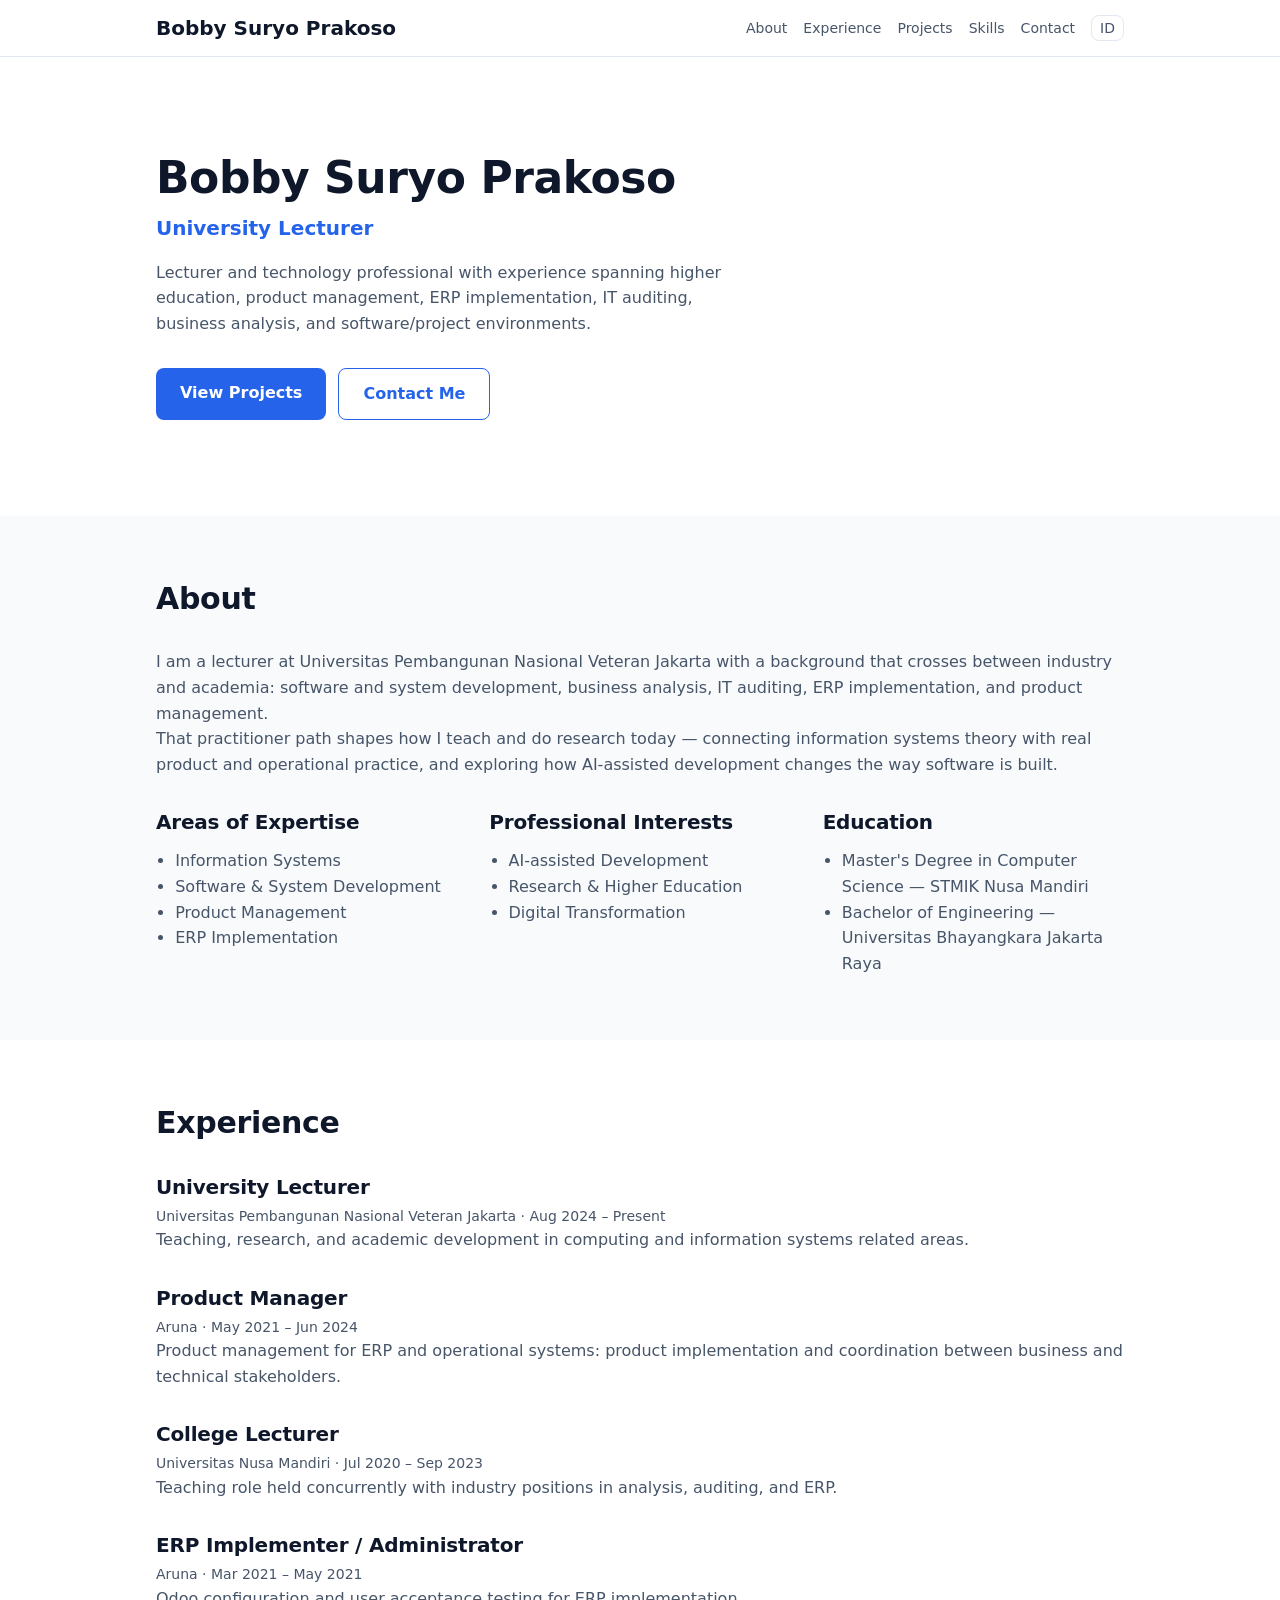
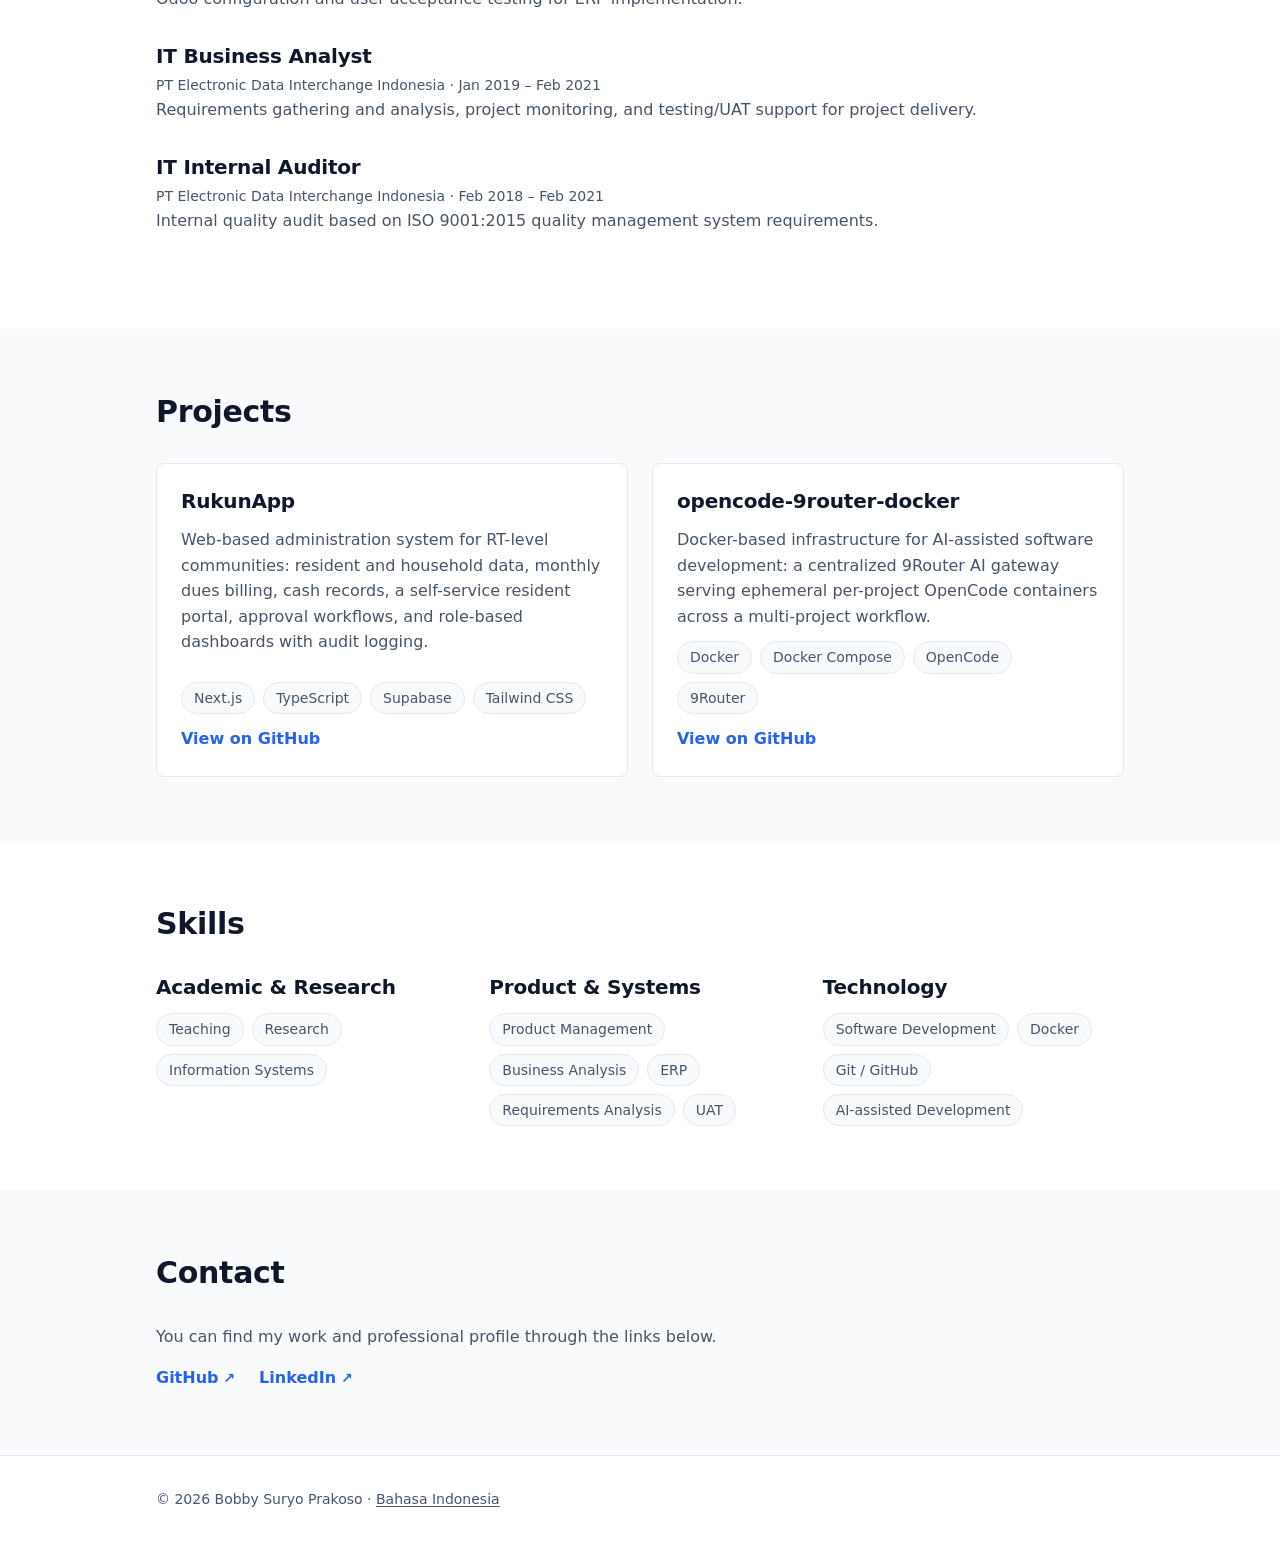
<file: index.html>
<!DOCTYPE html>
<html lang="en">
<head>
  <meta charset="UTF-8">
  <meta name="viewport" content="width=device-width, initial-scale=1.0">
  <title>Bobby Suryo Prakoso — University Lecturer</title>
  <meta name="description" content="Portfolio of Bobby Suryo Prakoso, university lecturer and technology professional with experience across higher education, product management, ERP implementation, IT auditing, and business analysis.">
  <meta property="og:type" content="website">
  <meta property="og:title" content="Bobby Suryo Prakoso — University Lecturer">
  <meta property="og:description" content="University lecturer and technology professional — higher education, product management, ERP, IT auditing, and AI-assisted software development.">
  <link rel="stylesheet" href="css/style.css">
</head>
<body>
  <a class="skip-link" href="#main">Skip to content</a>

  <header class="site-header">
    <div class="container">
      <nav aria-label="Main">
        <a class="brand" href="#hero">Bobby Suryo Prakoso</a>
        <ul class="nav-links">
          <li><a href="#about">About</a></li>
          <li><a href="#experience">Experience</a></li>
          <li><a href="#projects">Projects</a></li>
          <li><a href="#skills">Skills</a></li>
          <li><a href="#contact">Contact</a></li>
          <li><a class="lang-link" href="id/index.html" hreflang="id" lang="id">ID</a></li>
        </ul>
      </nav>
    </div>
  </header>

  <main id="main">
    <section id="hero" aria-labelledby="hero-title">
      <div class="container">
        <h1 id="hero-title">Bobby Suryo Prakoso</h1>
        <p class="hero-role">University Lecturer</p>
        <p class="hero-desc">Lecturer and technology professional with experience spanning higher education, product management, ERP implementation, IT auditing, business analysis, and software/project environments.</p>
        <div class="hero-actions">
          <a class="btn" href="#projects">View Projects</a>
          <a class="btn btn-secondary" href="#contact">Contact Me</a>
        </div>
      </div>
    </section>

    <section id="about" aria-labelledby="about-title">
      <div class="container">
        <h2 id="about-title">About</h2>
        <p>I am a lecturer at Universitas Pembangunan Nasional Veteran Jakarta with a background that crosses between industry and academia: software and system development, business analysis, IT auditing, ERP implementation, and product management.</p>
        <p>That practitioner path shapes how I teach and do research today — connecting information systems theory with real product and operational practice, and exploring how AI-assisted development changes the way software is built.</p>
        <div class="about-columns">
          <div class="about-block">
            <h3>Areas of Expertise</h3>
            <ul>
              <li>Information Systems</li>
              <li>Software &amp; System Development</li>
              <li>Product Management</li>
              <li>ERP Implementation</li>
            </ul>
          </div>
          <div class="about-block">
            <h3>Professional Interests</h3>
            <ul>
              <li>AI-assisted Development</li>
              <li>Research &amp; Higher Education</li>
              <li>Digital Transformation</li>
            </ul>
          </div>
          <div class="about-block">
            <h3>Education</h3>
            <ul>
              <li>Master's Degree in Computer Science — STMIK Nusa Mandiri</li>
              <li>Bachelor of Engineering — Universitas Bhayangkara Jakarta Raya</li>
            </ul>
          </div>
        </div>
      </div>
    </section>

    <section id="experience" aria-labelledby="experience-title">
      <div class="container">
        <h2 id="experience-title">Experience</h2>
        <article class="experience-item">
          <header>
            <h3>University Lecturer</h3>
            <p class="experience-meta"><span>Universitas Pembangunan Nasional Veteran Jakarta</span> · <span class="period">Aug 2024 – Present</span></p>
          </header>
          <p>Teaching, research, and academic development in computing and information systems related areas.</p>
        </article>
        <article class="experience-item">
          <header>
            <h3>Product Manager</h3>
            <p class="experience-meta"><span>Aruna</span> · <span class="period">May 2021 – Jun 2024</span></p>
          </header>
          <p>Product management for ERP and operational systems: product implementation and coordination between business and technical stakeholders.</p>
        </article>
        <article class="experience-item">
          <header>
            <h3>College Lecturer</h3>
            <p class="experience-meta"><span>Universitas Nusa Mandiri</span> · <span class="period">Jul 2020 – Sep 2023</span></p>
          </header>
          <p>Teaching role held concurrently with industry positions in analysis, auditing, and ERP.</p>
        </article>
        <article class="experience-item">
          <header>
            <h3>ERP Implementer / Administrator</h3>
            <p class="experience-meta"><span>Aruna</span> · <span class="period">Mar 2021 – May 2021</span></p>
          </header>
          <p>Odoo configuration and user acceptance testing for ERP implementation.</p>
        </article>
        <article class="experience-item">
          <header>
            <h3>IT Business Analyst</h3>
            <p class="experience-meta"><span>PT Electronic Data Interchange Indonesia</span> · <span class="period">Jan 2019 – Feb 2021</span></p>
          </header>
          <p>Requirements gathering and analysis, project monitoring, and testing/UAT support for project delivery.</p>
        </article>
        <article class="experience-item">
          <header>
            <h3>IT Internal Auditor</h3>
            <p class="experience-meta"><span>PT Electronic Data Interchange Indonesia</span> · <span class="period">Feb 2018 – Feb 2021</span></p>
          </header>
          <p>Internal quality audit based on ISO 9001:2015 quality management system requirements.</p>
        </article>
      </div>
    </section>

    <section id="projects" aria-labelledby="projects-title">
      <div class="container">
        <h2 id="projects-title">Projects</h2>
        <div class="projects-grid">
          <article class="card">
            <h3>RukunApp</h3>
            <p>Web-based administration system for RT-level communities: resident and household data, monthly dues billing, cash records, a self-service resident portal, approval workflows, and role-based dashboards with audit logging.</p>
            <ul class="chip-list" aria-label="Technologies used">
              <li><span class="chip">Next.js</span></li>
              <li><span class="chip">TypeScript</span></li>
              <li><span class="chip">Supabase</span></li>
              <li><span class="chip">Tailwind CSS</span></li>
            </ul>
            <a class="card-link" href="https://github.com/bobbysprakoso-upnvj/RukunApp" rel="noopener">View on GitHub</a>
          </article>
          <article class="card">
            <h3>opencode-9router-docker</h3>
            <p>Docker-based infrastructure for AI-assisted software development: a centralized 9Router AI gateway serving ephemeral per-project OpenCode containers across a multi-project workflow.</p>
            <ul class="chip-list" aria-label="Technologies used">
              <li><span class="chip">Docker</span></li>
              <li><span class="chip">Docker Compose</span></li>
              <li><span class="chip">OpenCode</span></li>
              <li><span class="chip">9Router</span></li>
            </ul>
            <a class="card-link" href="https://github.com/bobbysprakoso-upnvj/opencode-9router-docker" rel="noopener">View on GitHub</a>
          </article>
        </div>
      </div>
    </section>

    <section id="skills" aria-labelledby="skills-title">
      <div class="container">
        <h2 id="skills-title">Skills</h2>
        <div class="skills-groups">
          <div class="skills-group">
            <h3>Academic &amp; Research</h3>
            <ul class="chip-list">
              <li><span class="chip">Teaching</span></li>
              <li><span class="chip">Research</span></li>
              <li><span class="chip">Information Systems</span></li>
            </ul>
          </div>
          <div class="skills-group">
            <h3>Product &amp; Systems</h3>
            <ul class="chip-list">
              <li><span class="chip">Product Management</span></li>
              <li><span class="chip">Business Analysis</span></li>
              <li><span class="chip">ERP</span></li>
              <li><span class="chip">Requirements Analysis</span></li>
              <li><span class="chip">UAT</span></li>
            </ul>
          </div>
          <div class="skills-group">
            <h3>Technology</h3>
            <ul class="chip-list">
              <li><span class="chip">Software Development</span></li>
              <li><span class="chip">Docker</span></li>
              <li><span class="chip">Git / GitHub</span></li>
              <li><span class="chip">AI-assisted Development</span></li>
            </ul>
          </div>
        </div>
      </div>
    </section>

    <section id="contact" aria-labelledby="contact-title">
      <div class="container">
        <h2 id="contact-title">Contact</h2>
        <p>You can find my work and professional profile through the links below.</p>
        <ul class="contact-links">
          <li><a href="https://github.com/bobbysprakoso-upnvj" rel="noopener">GitHub</a></li>
          <li><a href="https://www.linkedin.com/in/bobby-suryo-prakoso-1a1ba085/" rel="noopener">LinkedIn</a></li>
        </ul>
      </div>
    </section>
  </main>

  <footer class="site-footer">
    <div class="container">
      <p>© 2026 Bobby Suryo Prakoso · <a href="id/index.html" hreflang="id" lang="id">Bahasa Indonesia</a></p>
    </div>
  </footer>
</body>
</html>
</file>
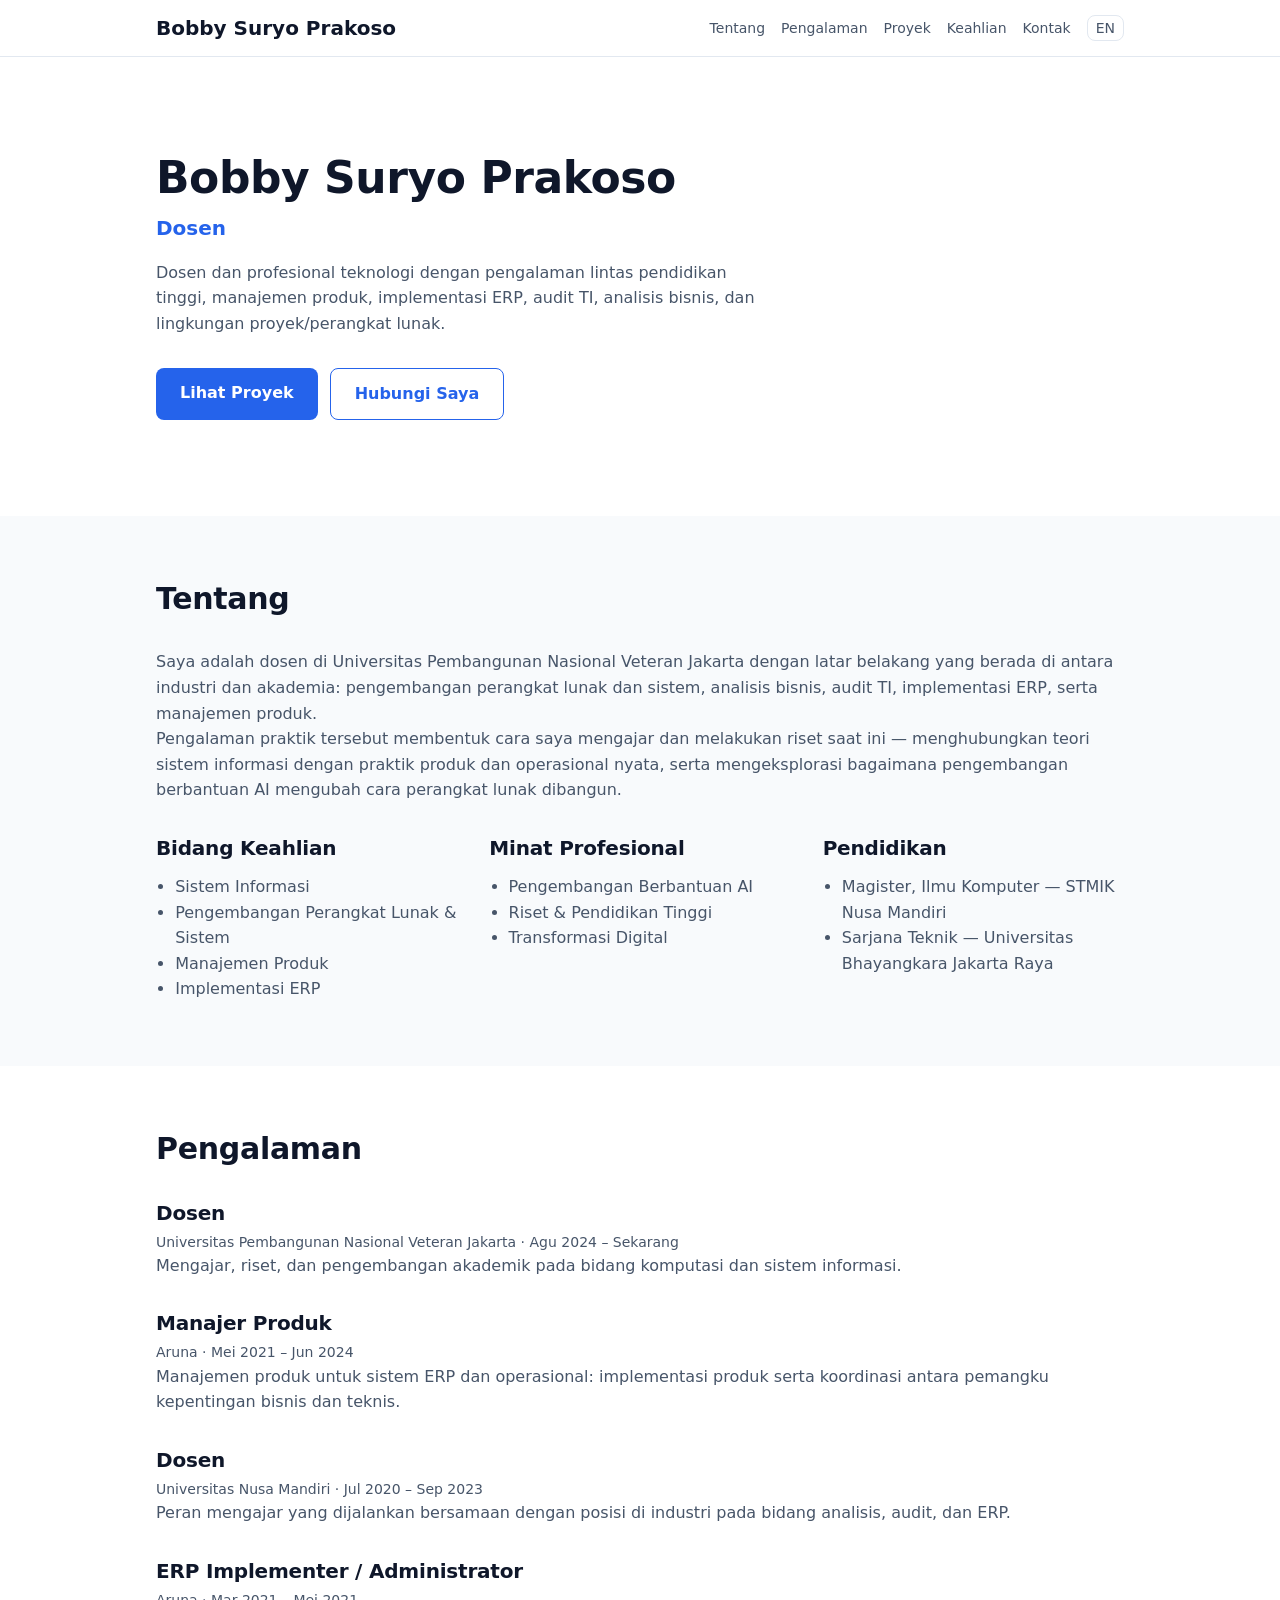
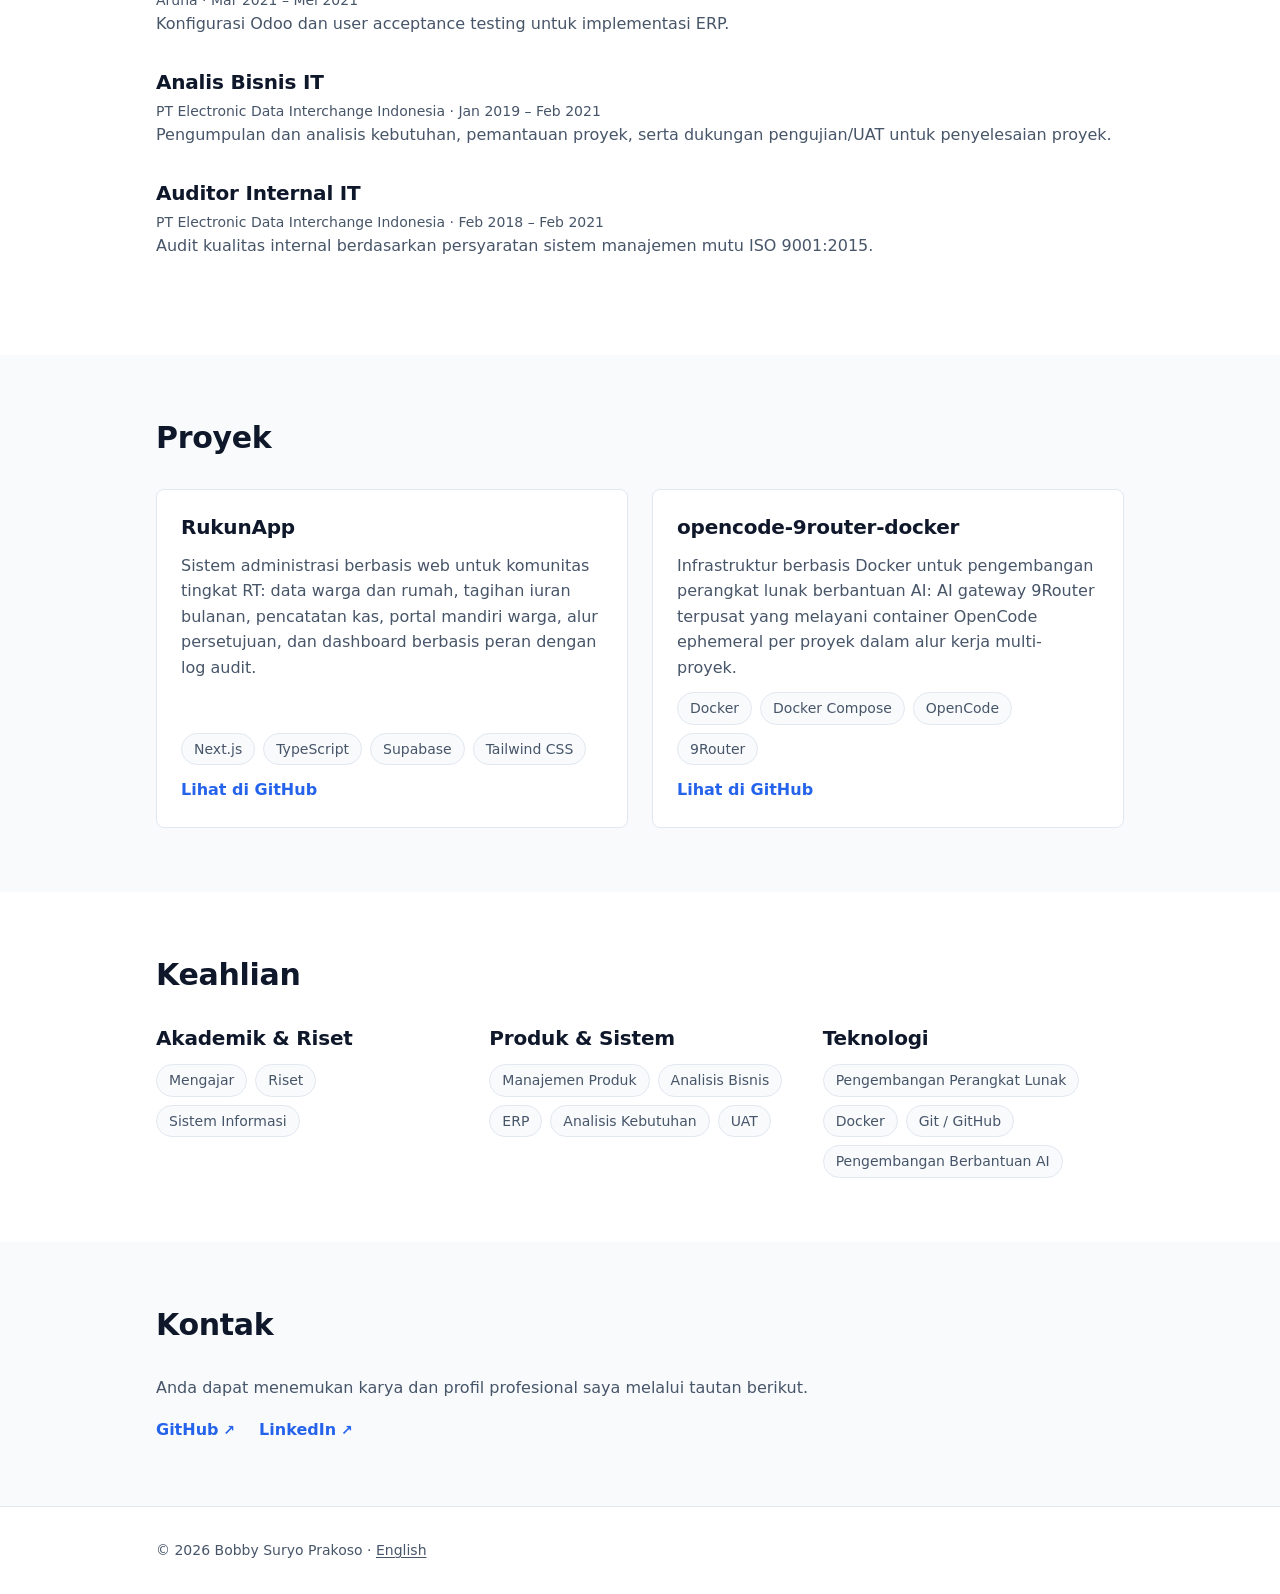
<file: id/index.html>
<!DOCTYPE html>
<html lang="id">
<head>
  <meta charset="UTF-8">
  <meta name="viewport" content="width=device-width, initial-scale=1.0">
  <title>Bobby Suryo Prakoso — Dosen</title>
  <meta name="description" content="Portofolio Bobby Suryo Prakoso, dosen dan profesional teknologi dengan pengalaman di pendidikan tinggi, manajemen produk, implementasi ERP, audit TI, dan analisis bisnis.">
  <meta property="og:type" content="website">
  <meta property="og:title" content="Bobby Suryo Prakoso — Dosen">
  <meta property="og:description" content="Dosen dan profesional teknologi — pendidikan tinggi, manajemen produk, ERP, audit TI, dan pengembangan perangkat lunak berbantuan AI.">
  <link rel="stylesheet" href="../css/style.css">
</head>
<body>
  <a class="skip-link" href="#main">Langsung ke konten</a>

  <header class="site-header">
    <div class="container">
      <nav aria-label="Navigasi utama">
        <a class="brand" href="#hero">Bobby Suryo Prakoso</a>
        <ul class="nav-links">
          <li><a href="#about">Tentang</a></li>
          <li><a href="#experience">Pengalaman</a></li>
          <li><a href="#projects">Proyek</a></li>
          <li><a href="#skills">Keahlian</a></li>
          <li><a href="#contact">Kontak</a></li>
          <li><a class="lang-link" href="../index.html" hreflang="en" lang="en">EN</a></li>
        </ul>
      </nav>
    </div>
  </header>

  <main id="main">
    <section id="hero" aria-labelledby="hero-title">
      <div class="container">
        <h1 id="hero-title">Bobby Suryo Prakoso</h1>
        <p class="hero-role">Dosen</p>
        <p class="hero-desc">Dosen dan profesional teknologi dengan pengalaman lintas pendidikan tinggi, manajemen produk, implementasi ERP, audit TI, analisis bisnis, dan lingkungan proyek/perangkat lunak.</p>
        <div class="hero-actions">
          <a class="btn" href="#projects">Lihat Proyek</a>
          <a class="btn btn-secondary" href="#contact">Hubungi Saya</a>
        </div>
      </div>
    </section>

    <section id="about" aria-labelledby="about-title">
      <div class="container">
        <h2 id="about-title">Tentang</h2>
        <p>Saya adalah dosen di Universitas Pembangunan Nasional Veteran Jakarta dengan latar belakang yang berada di antara industri dan akademia: pengembangan perangkat lunak dan sistem, analisis bisnis, audit TI, implementasi ERP, serta manajemen produk.</p>
        <p>Pengalaman praktik tersebut membentuk cara saya mengajar dan melakukan riset saat ini — menghubungkan teori sistem informasi dengan praktik produk dan operasional nyata, serta mengeksplorasi bagaimana pengembangan berbantuan AI mengubah cara perangkat lunak dibangun.</p>
        <div class="about-columns">
          <div class="about-block">
            <h3>Bidang Keahlian</h3>
            <ul>
              <li>Sistem Informasi</li>
              <li>Pengembangan Perangkat Lunak &amp; Sistem</li>
              <li>Manajemen Produk</li>
              <li>Implementasi ERP</li>
            </ul>
          </div>
          <div class="about-block">
            <h3>Minat Profesional</h3>
            <ul>
              <li>Pengembangan Berbantuan AI</li>
              <li>Riset &amp; Pendidikan Tinggi</li>
              <li>Transformasi Digital</li>
            </ul>
          </div>
          <div class="about-block">
            <h3>Pendidikan</h3>
            <ul>
              <li>Magister, Ilmu Komputer — STMIK Nusa Mandiri</li>
              <li>Sarjana Teknik — Universitas Bhayangkara Jakarta Raya</li>
            </ul>
          </div>
        </div>
      </div>
    </section>

    <section id="experience" aria-labelledby="experience-title">
      <div class="container">
        <h2 id="experience-title">Pengalaman</h2>
        <article class="experience-item">
          <header>
            <h3>Dosen</h3>
            <p class="experience-meta"><span>Universitas Pembangunan Nasional Veteran Jakarta</span> · <span class="period">Agu 2024 – Sekarang</span></p>
          </header>
          <p>Mengajar, riset, dan pengembangan akademik pada bidang komputasi dan sistem informasi.</p>
        </article>
        <article class="experience-item">
          <header>
            <h3>Manajer Produk</h3>
            <p class="experience-meta"><span>Aruna</span> · <span class="period">Mei 2021 – Jun 2024</span></p>
          </header>
          <p>Manajemen produk untuk sistem ERP dan operasional: implementasi produk serta koordinasi antara pemangku kepentingan bisnis dan teknis.</p>
        </article>
        <article class="experience-item">
          <header>
            <h3>Dosen</h3>
            <p class="experience-meta"><span>Universitas Nusa Mandiri</span> · <span class="period">Jul 2020 – Sep 2023</span></p>
          </header>
          <p>Peran mengajar yang dijalankan bersamaan dengan posisi di industri pada bidang analisis, audit, dan ERP.</p>
        </article>
        <article class="experience-item">
          <header>
            <h3>ERP Implementer / Administrator</h3>
            <p class="experience-meta"><span>Aruna</span> · <span class="period">Mar 2021 – Mei 2021</span></p>
          </header>
          <p>Konfigurasi Odoo dan user acceptance testing untuk implementasi ERP.</p>
        </article>
        <article class="experience-item">
          <header>
            <h3>Analis Bisnis IT</h3>
            <p class="experience-meta"><span>PT Electronic Data Interchange Indonesia</span> · <span class="period">Jan 2019 – Feb 2021</span></p>
          </header>
          <p>Pengumpulan dan analisis kebutuhan, pemantauan proyek, serta dukungan pengujian/UAT untuk penyelesaian proyek.</p>
        </article>
        <article class="experience-item">
          <header>
            <h3>Auditor Internal IT</h3>
            <p class="experience-meta"><span>PT Electronic Data Interchange Indonesia</span> · <span class="period">Feb 2018 – Feb 2021</span></p>
          </header>
          <p>Audit kualitas internal berdasarkan persyaratan sistem manajemen mutu ISO 9001:2015.</p>
        </article>
      </div>
    </section>

    <section id="projects" aria-labelledby="projects-title">
      <div class="container">
        <h2 id="projects-title">Proyek</h2>
        <div class="projects-grid">
          <article class="card">
            <h3>RukunApp</h3>
            <p>Sistem administrasi berbasis web untuk komunitas tingkat RT: data warga dan rumah, tagihan iuran bulanan, pencatatan kas, portal mandiri warga, alur persetujuan, dan dashboard berbasis peran dengan log audit.</p>
            <ul class="chip-list" aria-label="Teknologi yang digunakan">
              <li><span class="chip">Next.js</span></li>
              <li><span class="chip">TypeScript</span></li>
              <li><span class="chip">Supabase</span></li>
              <li><span class="chip">Tailwind CSS</span></li>
            </ul>
            <a class="card-link" href="https://github.com/bobbysprakoso-upnvj/RukunApp" rel="noopener">Lihat di GitHub</a>
          </article>
          <article class="card">
            <h3>opencode-9router-docker</h3>
            <p>Infrastruktur berbasis Docker untuk pengembangan perangkat lunak berbantuan AI: AI gateway 9Router terpusat yang melayani container OpenCode ephemeral per proyek dalam alur kerja multi-proyek.</p>
            <ul class="chip-list" aria-label="Teknologi yang digunakan">
              <li><span class="chip">Docker</span></li>
              <li><span class="chip">Docker Compose</span></li>
              <li><span class="chip">OpenCode</span></li>
              <li><span class="chip">9Router</span></li>
            </ul>
            <a class="card-link" href="https://github.com/bobbysprakoso-upnvj/opencode-9router-docker" rel="noopener">Lihat di GitHub</a>
          </article>
        </div>
      </div>
    </section>

    <section id="skills" aria-labelledby="skills-title">
      <div class="container">
        <h2 id="skills-title">Keahlian</h2>
        <div class="skills-groups">
          <div class="skills-group">
            <h3>Akademik &amp; Riset</h3>
            <ul class="chip-list">
              <li><span class="chip">Mengajar</span></li>
              <li><span class="chip">Riset</span></li>
              <li><span class="chip">Sistem Informasi</span></li>
            </ul>
          </div>
          <div class="skills-group">
            <h3>Produk &amp; Sistem</h3>
            <ul class="chip-list">
              <li><span class="chip">Manajemen Produk</span></li>
              <li><span class="chip">Analisis Bisnis</span></li>
              <li><span class="chip">ERP</span></li>
              <li><span class="chip">Analisis Kebutuhan</span></li>
              <li><span class="chip">UAT</span></li>
            </ul>
          </div>
          <div class="skills-group">
            <h3>Teknologi</h3>
            <ul class="chip-list">
              <li><span class="chip">Pengembangan Perangkat Lunak</span></li>
              <li><span class="chip">Docker</span></li>
              <li><span class="chip">Git / GitHub</span></li>
              <li><span class="chip">Pengembangan Berbantuan AI</span></li>
            </ul>
          </div>
        </div>
      </div>
    </section>

    <section id="contact" aria-labelledby="contact-title">
      <div class="container">
        <h2 id="contact-title">Kontak</h2>
        <p>Anda dapat menemukan karya dan profil profesional saya melalui tautan berikut.</p>
        <ul class="contact-links">
          <li><a href="https://github.com/bobbysprakoso-upnvj" rel="noopener">GitHub</a></li>
          <li><a href="https://www.linkedin.com/in/bobby-suryo-prakoso-1a1ba085/" rel="noopener">LinkedIn</a></li>
        </ul>
      </div>
    </section>
  </main>

  <footer class="site-footer">
    <div class="container">
      <p>© 2026 Bobby Suryo Prakoso · <a href="../index.html" hreflang="en" lang="en">English</a></p>
    </div>
  </footer>
</body>
</html>
</file>
<file: css/style.css>
/* ==========================================================================
   Personal Portfolio — style.css
   Structure: 1. Design tokens → 2. Base → 3. Layout & components
   Zero JavaScript; light theme default, dark theme via prefers-color-scheme.
   ========================================================================== */

/* --------------------------------------------------------------------------
   1. Design tokens
   -------------------------------------------------------------------------- */

:root {
  /* Colors — light */
  --bg: #ffffff;
  --surface: #f8fafc;
  --text: #0f172a;
  --text-muted: #475569;
  --accent: #2563eb;
  --accent-strong: #1d4ed8;
  --border: #e2e8f0;

  /* Spacing scale (4px base) */
  --space-1: 0.25rem;
  --space-2: 0.5rem;
  --space-3: 0.75rem;
  --space-4: 1rem;
  --space-5: 1.5rem;
  --space-6: 2rem;
  --space-7: 3rem;
  --space-8: 4rem;

  /* Radius */
  --radius: 8px;

  /* Type scale (fluid via clamp, no media queries needed) */
  --fs-h1: clamp(2rem, 5vw, 2.75rem);
  --fs-h2: clamp(1.5rem, 3.5vw, 1.875rem);
  --fs-h3: 1.25rem;
  --fs-body: 1rem;
  --fs-small: 0.875rem;
}

@media (prefers-color-scheme: dark) {
  :root {
    --bg: #0f172a;
    --surface: #1e293b;
    --text: #f1f5f9;
    --text-muted: #94a3b8;
    --accent: #60a5fa;
    --accent-strong: #93c5fd;
    --border: #334155;
  }
}

/* --------------------------------------------------------------------------
   2. Base
   -------------------------------------------------------------------------- */

*,
*::before,
*::after {
  box-sizing: border-box;
}

* {
  margin: 0;
}

img,
svg,
video {
  max-width: 100%;
  height: auto;
}

body {
  background-color: var(--bg);
  color: var(--text);
  font-family: system-ui, -apple-system, "Segoe UI", Roboto, "Helvetica Neue",
    Arial, sans-serif;
  font-size: var(--fs-body);
  line-height: 1.6;
}

.container {
  max-width: 1000px;
  margin-inline: auto;
  padding-inline: var(--space-4);
}

h1 {
  font-size: var(--fs-h1);
  line-height: 1.15;
}

h2 {
  font-size: var(--fs-h2);
  line-height: 1.25;
}

h3 {
  font-size: var(--fs-h3);
  line-height: 1.35;
}

h1,
h2,
h3 {
  font-weight: 700;
  letter-spacing: -0.01em;
}

p {
  color: var(--text-muted);
}

/* Body-copy links underlined; nav/card/contact links opt out below */
main p a,
footer p a {
  color: var(--accent);
  text-decoration: underline;
  text-underline-offset: 2px;
}

main p a:hover,
footer p a:hover {
  color: var(--accent-strong);
}

:focus-visible {
  outline: 2px solid var(--accent);
  outline-offset: 2px;
  border-radius: 2px;
}

.skip-link {
  position: absolute;
  left: var(--space-4);
  top: -100%;
  z-index: 10;
  padding: var(--space-2) var(--space-4);
  background-color: var(--accent);
  color: #ffffff;
  border-radius: var(--radius);
  text-decoration: none;
}

.skip-link:focus {
  top: var(--space-4);
}

/* --------------------------------------------------------------------------
   3. Layout & components
   -------------------------------------------------------------------------- */

/* Header / navigation — always-visible wrapped links (no hamburger) */
.site-header {
  position: sticky;
  top: 0;
  z-index: 5;
  background-color: var(--bg);
  border-bottom: 1px solid var(--border);
}

.site-header nav {
  display: flex;
  flex-wrap: wrap;
  align-items: center;
  justify-content: space-between;
  gap: var(--space-2) var(--space-5);
  padding-block: var(--space-3);
}

.brand {
  font-weight: 700;
  font-size: var(--fs-h3);
  color: var(--text);
  text-decoration: none;
}

.brand:hover {
  color: var(--accent);
}

.nav-links {
  display: flex;
  flex-wrap: wrap;
  align-items: center;
  gap: var(--space-2) var(--space-4);
  padding: 0;
  list-style: none;
}

.nav-links a {
  color: var(--text-muted);
  text-decoration: none;
  font-size: var(--fs-small);
  font-weight: 500;
}

.nav-links a:hover {
  color: var(--accent);
}

.lang-link {
  padding: var(--space-1) var(--space-2);
  border: 1px solid var(--border);
  border-radius: var(--radius);
}

.lang-link:hover {
  color: var(--accent);
  border-color: var(--accent);
}

/* Sections */
main section {
  padding-block: var(--space-8);
}

main section:nth-of-type(even) {
  background-color: var(--surface);
}

main section > .container > h2 {
  margin-block-end: var(--space-6);
}

/* Hero */
#hero {
  padding-block: calc(var(--space-8) * 1.5);
}

.hero-role {
  color: var(--accent);
  font-weight: 600;
  font-size: var(--fs-h3);
  margin-block-start: var(--space-2);
}

.hero-desc {
  max-width: 60ch;
  margin-block-start: var(--space-4);
}

.hero-actions {
  display: flex;
  flex-wrap: wrap;
  gap: var(--space-3);
  margin-block-start: var(--space-6);
}

.btn {
  display: inline-block;
  padding: var(--space-3) var(--space-5);
  background-color: var(--accent);
  color: #ffffff;
  border-radius: var(--radius);
  font-weight: 600;
  text-decoration: none;
}

.btn:hover {
  background-color: var(--accent-strong);
  color: #ffffff;
}

@media (prefers-color-scheme: dark) {
  .btn {
    color: #0f172a;
  }

  .btn:hover {
    color: #0f172a;
  }
}

.btn-secondary {
  background-color: transparent;
  color: var(--accent);
  border: 1px solid var(--accent);
}

.btn-secondary:hover {
  background-color: transparent;
  color: var(--accent-strong);
  border-color: var(--accent-strong);
}

/* About */
.about-columns {
  display: grid;
  grid-template-columns: repeat(auto-fit, minmax(260px, 1fr));
  gap: var(--space-6);
  margin-block-start: var(--space-6);
}

.about-block h3 {
  margin-block-end: var(--space-3);
}

.about-block ul {
  padding-inline-start: 1.2em;
  color: var(--text-muted);
}

/* Experience */
.experience-item {
  margin-block-end: var(--space-6);
}

.experience-item header h3 {
  margin-block-end: var(--space-1);
}

.experience-meta {
  font-size: var(--fs-small);
}

.period {
  color: var(--text-muted);
}

/* Projects — two featured cards: wider tracks stay balanced side by side,
   collapse to a single column below ~620px */
.projects-grid {
  display: grid;
  grid-template-columns: repeat(auto-fit, minmax(300px, 1fr));
  gap: var(--space-5);
}

.card {
  display: flex;
  flex-direction: column;
  gap: var(--space-3);
  padding: var(--space-5);
  background-color: var(--bg);
  border: 1px solid var(--border);
  border-radius: var(--radius);
}

.card p {
  flex-grow: 1;
}

.card-link {
  color: var(--accent);
  font-weight: 600;
  text-decoration: none;
}

.card-link:hover {
  color: var(--accent-strong);
  text-decoration: underline;
  text-underline-offset: 2px;
}

/* Chips (project tech + skills) */
.chip-list {
  display: flex;
  flex-wrap: wrap;
  gap: var(--space-2);
  padding: 0;
  list-style: none;
}

.chip {
  display: inline-block;
  padding: var(--space-1) var(--space-3);
  background-color: var(--surface);
  border: 1px solid var(--border);
  border-radius: 999px;
  font-size: var(--fs-small);
  color: var(--text-muted);
}

.skills-groups {
  display: grid;
  grid-template-columns: repeat(auto-fit, minmax(220px, 1fr));
  gap: var(--space-6);
}

.skills-group h3 {
  margin-block-end: var(--space-3);
}

/* Contact */
.contact-links {
  display: flex;
  flex-wrap: wrap;
  gap: var(--space-2) var(--space-5);
  margin-block-start: var(--space-4);
  padding: 0;
  list-style: none;
}

.contact-links a {
  color: var(--accent);
  font-weight: 600;
  text-decoration: none;
}

.contact-links a:hover {
  color: var(--accent-strong);
  text-decoration: underline;
  text-underline-offset: 2px;
}

.contact-links a[href^="https"]::after {
  content: " \2197";
  font-size: var(--fs-small);
}

/* Footer */
.site-footer {
  padding-block: var(--space-6);
  border-top: 1px solid var(--border);
  font-size: var(--fs-small);
}

.site-footer p {
  color: var(--text-muted);
}

.site-footer a {
  color: var(--text-muted);
}

.site-footer a:hover {
  color: var(--accent);
}

/* Small screens: stack hero actions, tighten nav */
@media (max-width: 720px) {
  main section {
    padding-block: var(--space-7);
  }

  .hero-actions .btn {
    width: 100%;
    text-align: center;
  }
}

/* Smooth scrolling (FR-02), disabled for reduced motion */
html {
  scroll-behavior: smooth;
}

@media (prefers-reduced-motion: reduce) {
  html {
    scroll-behavior: auto;
  }

  *,
  *::before,
  *::after {
    transition: none !important;
    animation: none !important;
  }
}
</file>
